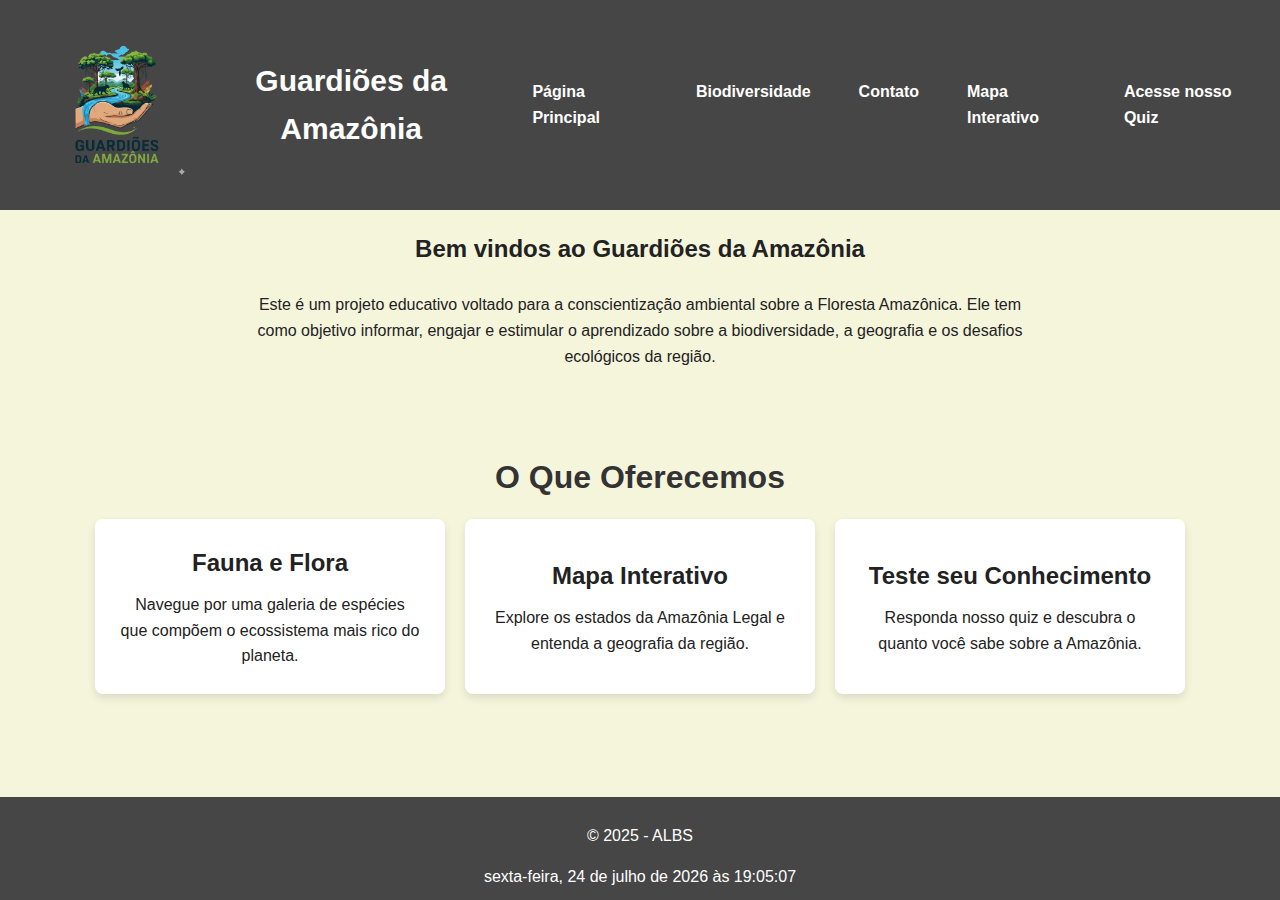
<file: Main/Index.html>
<!DOCTYPE html>
<html lang="pt-BR">

<head>
    <meta charset="UTF-8">
    <meta name="viewport" content="width=device-width, initial-scale=1.0">
    <link rel="stylesheet" href="./css/style.css">
    <title>Guardiões da Amazônia</title>
</head>

<body>
    <header>
        <div class="logo">
            <img src="./img/logo.png" height="150" alt="logotipo do projeto">
            <h1><a href="Index.html">Guardiões da Amazônia</a></h1>
        </div>
        
        
        <nav class="botoes">
            <button class="hamburger" id="hamburger-menu" aria-label="Abrir menu">
                <span class="hamburger-bar"></span>
                <span class="hamburger-bar"></span>
                <span class="hamburger-bar"></span>
            </button>
            <ul id="nav-links">
                <li><a href="Index.html">Página Principal</a></li>
                <li><a href="./pages/biodiversidade.html">Biodiversidade</a></li>
                <li><a href="./pages/participe.html">Contato</a></li>
                <li><a href="./pages/mapa.html">Mapa Interativo</a></li>
                <li><a href="./pages/quiz.html">Acesse nosso Quiz</a></li>
            </ul>
        </nav>
    </header>
    <main>
        <section>
            <h2 class="titulo-pagina">Bem vindos ao Guardiões da Amazônia</h2>
            <p class="paragrafo-pagina">Este é um projeto educativo voltado para a conscientização ambiental
                sobre a Floresta Amazônica. Ele tem como objetivo informar, engajar e estimular o aprendizado sobre a
                biodiversidade, a geografia e os desafios ecológicos da região.</p>
        </section>

        <section class="highlights">
        <div class="container">
          <h2 class="section__title">O Que Oferecemos</h2>
          <div class="highlights__card-container">
            <a href="./pages/biodiversidade.html" class="card">
              <h3 class="card__title">Fauna e Flora</h3>
              <p class="card__description">
                Navegue por uma galeria de espécies que compõem o ecossistema
                mais rico do planeta.
              </p>
            </a>
            <a href="./pages/mapa.html" class="card">
              <h3 class="card__title">Mapa Interativo</h3>
              <p class="card__description">
                Explore os estados da Amazônia Legal e entenda a geografia da
                região.
              </p>
            </a>
            <a href="./pages/quiz.html" class="card">
              <h3 class="card__title">Teste seu Conhecimento</h3>
              <p class="card__description">
                Responda nosso quiz e descubra o quanto você sabe sobre a
                Amazônia.
              </p>
            </a>
          </div>
        </div>
      </section>

    </main>
    <footer>
        <p>&copy; 2025 - ALBS</p>
        <div id="datetime"></div>
    </footer>

    <script src="./js/quiz.js"></script>

</body>

</html>
</file>
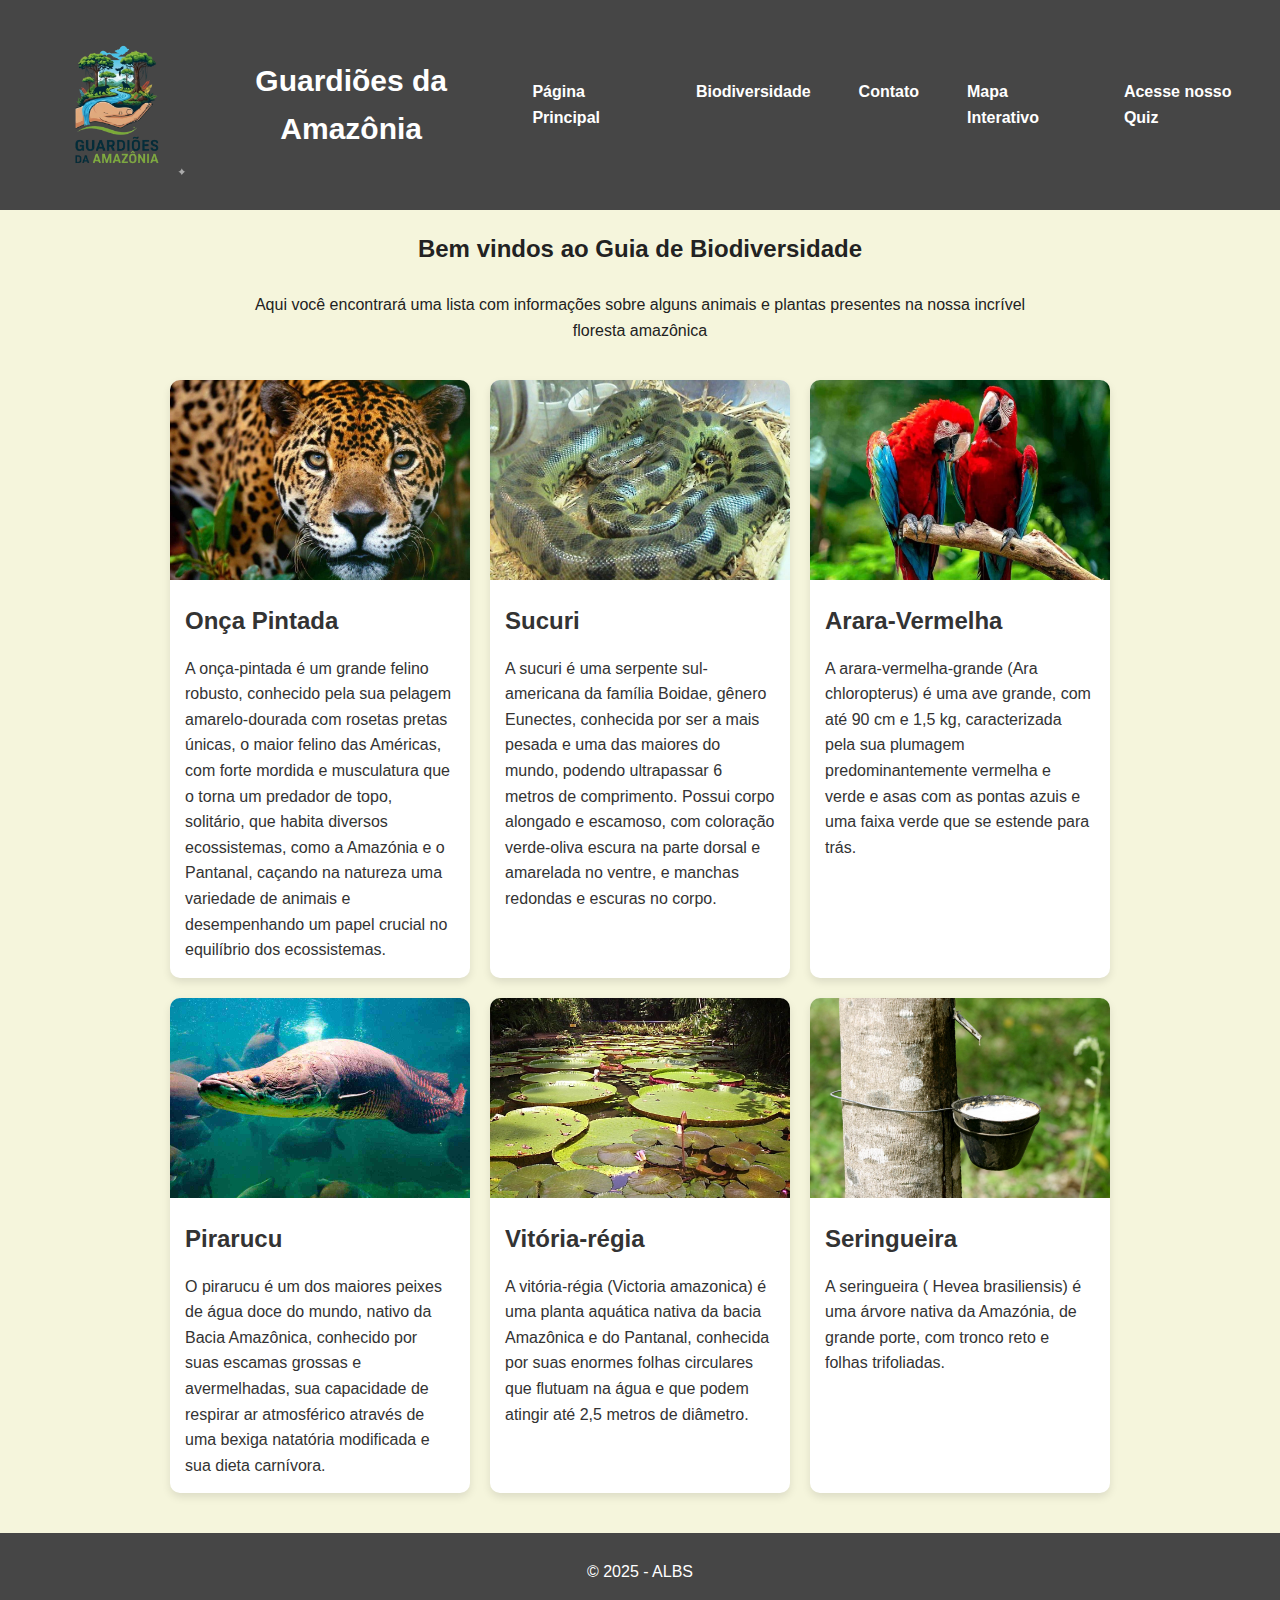
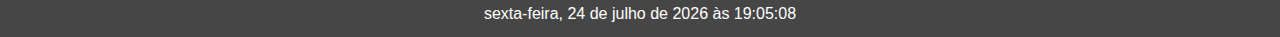
<file: Main/pages/biodiversidade.html>
<!DOCTYPE html>
<html lang="pt-BR">

<head>
    <meta charset="UTF-8">
    <meta name="viewport" content="width=device-width, initial-scale=1.0">
    <link rel="stylesheet" href="../css/style.css">
    <title>Guardiões da Amazônia</title>
</head>

<body>
    <header>
        <div class="logo">
            <img src="../img/logo.png" height="150" alt="logotipo do projeto">
            <h1><a href="../Index.html">Guardiões da Amazônia</a></h1>
        </div>
        <nav class="botoes">
            <button class="hamburger" id="hamburger-menu" aria-label="Abrir menu">
                <span class="hamburger-bar"></span>
                <span class="hamburger-bar"></span>
                <span class="hamburger-bar"></span>
            </button>
            <ul id="nav-links">
                <li><a href="../Index.html">Página Principal</a></li>
                <li><a href="./biodiversidade.html">Biodiversidade</a></li>
                <li><a href="./participe.html">Contato</a></li>
                <li><a href="./mapa.html">Mapa Interativo</a></li>
                <li><a href="./quiz.html">Acesse nosso Quiz</a></li>
            </ul>
        </nav>
    </header>
    <main>
        <section>
            <h2 class="titulo-pagina">Bem vindos ao Guia de Biodiversidade</h2>
            <p class="paragrafo-pagina">Aqui você encontrará uma lista com informações sobre alguns animais e plantas presentes na nossa incrível
                floresta
                amazônica</p>
            <div class="cartas-main">
                <article class="carta">

                    <img class="carta-imagem" src="../img/onça-pintada.jpg" height="300" alt="imagem de uma onça pintada">
                    <h2 class="carta-titulo">Onça Pintada</h2>
                    <div>
                        <p class="carta-paragrafo"> A onça-pintada é um grande felino robusto, conhecido pela sua pelagem amarelo-dourada com
                            rosetas pretas únicas, o maior felino das Américas, com forte mordida e musculatura que o
                            torna
                            um predador de topo, solitário, que habita diversos ecossistemas, como a Amazónia e o
                            Pantanal,
                            caçando na natureza uma variedade de animais e desempenhando um papel crucial no equilíbrio
                            dos
                            ecossistemas.
                        </p>
                    </div>
                </article>

                <article class="carta">
                    <img class="carta-imagem" src="../img/sucuri.jpg" height="300" alt="imagem de uma sucuri">
                    <h2 class="carta-titulo">Sucuri</h2>
                    <div>
                        <p class="carta-paragrafo"> A sucuri é uma serpente sul-americana da família Boidae, gênero Eunectes, conhecida por ser
                            a
                            mais pesada e uma das maiores do mundo, podendo ultrapassar 6 metros de comprimento. Possui
                            corpo alongado e escamoso, com coloração verde-oliva escura na parte dorsal e amarelada no
                            ventre, e manchas redondas e escuras no corpo.
                        </p>
                    </div>

                </article>

                <article class="carta">
                    <img class="carta-imagem" src="../img/arara-vermelha.jpg" height="300" alt="imagem de araras-vermelhas">
                    <h2 class="carta-titulo">Arara-Vermelha</h2>
                    <div>
                        <p class="carta-paragrafo"> A arara-vermelha-grande (Ara chloropterus) é uma ave grande, com até 90 cm e 1,5 kg,
                            caracterizada pela sua plumagem predominantemente vermelha e verde e asas com as pontas
                            azuis e
                            uma faixa verde que se estende para trás.
                        </p>
                    </div>
                </article>

                <article class="carta">
                    <img class="carta-imagem" src="../img/pirarucu.jpg" height="300" alt="imagem de um pirarucu">
                    <h2 class="carta-titulo">Pirarucu</h2>
                    <div>
                        <p class="carta-paragrafo"> O pirarucu é um dos maiores peixes de água doce do mundo, nativo da Bacia Amazônica,
                            conhecido
                            por suas escamas grossas e avermelhadas, sua capacidade de respirar ar atmosférico através
                            de
                            uma bexiga natatória modificada e sua dieta carnívora.
                        </p>
                    </div>
                </article>

                <article class="carta">
                    <img class="carta-imagem" src="../img/vitregias.jpg" height="300" alt="imagem de vitórias-régias">
                    <h2 class="carta-titulo">Vitória-régia</h2>
                    <div>
                        <p class="carta-paragrafo"> A vitória-régia
                            (Victoria amazonica) é uma planta aquática nativa da bacia Amazônica e do Pantanal,
                            conhecida por suas enormes folhas circulares que flutuam na água e que podem atingir até 2,5
                            metros de diâmetro.
                        </p>
                    </div>
                </article>

                <article class="carta">
                    <img class="carta-imagem" src="../img/seringueira.jpg" height="300" alt="imagem de uma seringueira">
                    <h2 class="carta-titulo">Seringueira</h2>
                    <div>
                        <p class="carta-paragrafo"> A seringueira (
                            Hevea brasiliensis) é uma árvore nativa da Amazónia, de grande porte, com tronco reto e
                            folhas trifoliadas.
                        </p>
                    </div>
                </article>
            </div>

        </section>
    </main>
    <footer>
        <p>&copy; 2025 - ALBS</p>
        <div id="datetime"></div>
    </footer>

    <script src="../js/quiz.js"></script>
</body>

</html>
</file>
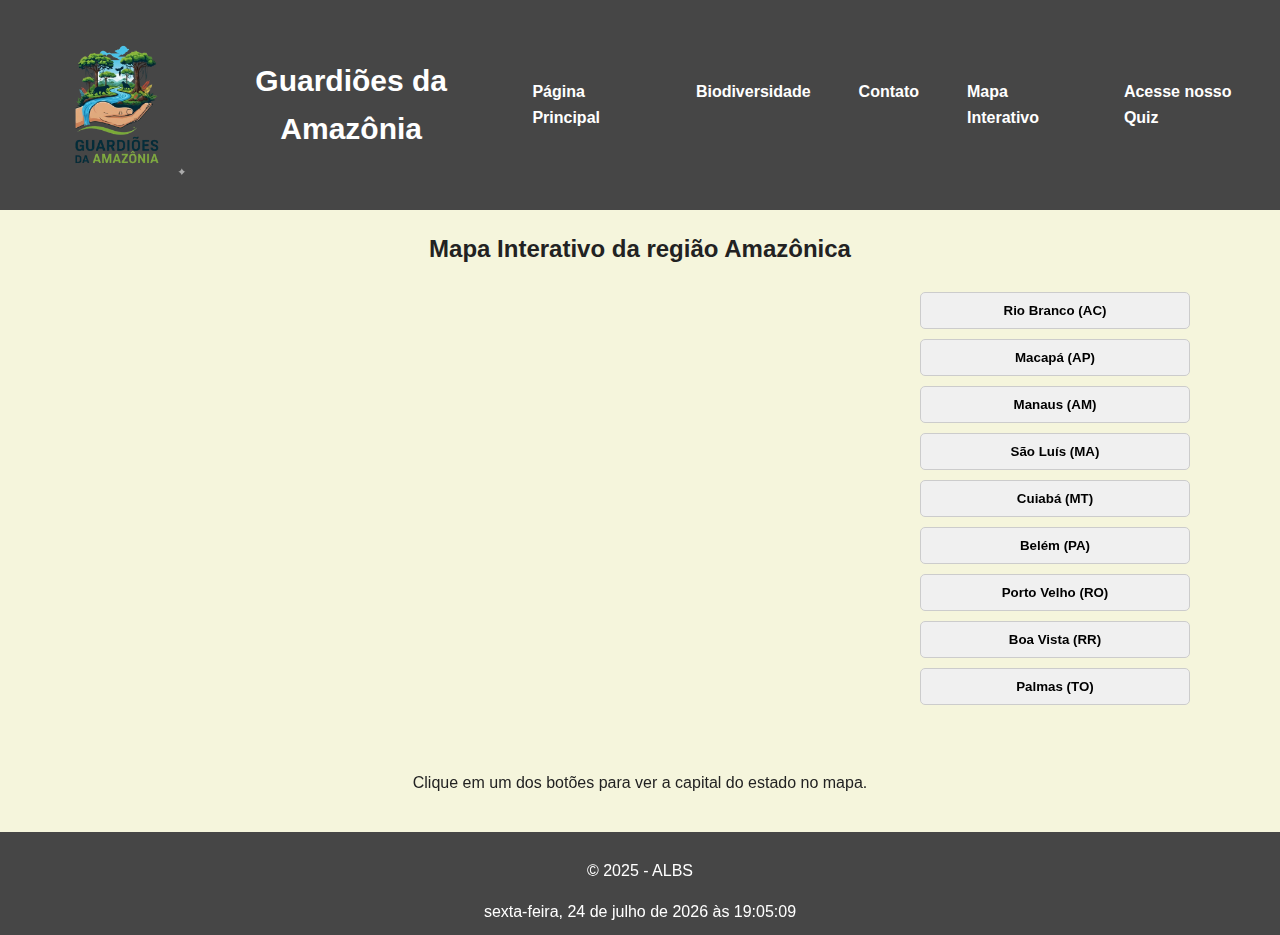
<file: Main/pages/mapa.html>
<!DOCTYPE html>
<html lang="pt-BR">
<head>
    <meta charset="UTF-8">
    <meta name="viewport" content="width=device-width, initial-scale=1.0">
    <link rel="stylesheet" href="../css/style.css">
    <title>Guardiões da Amazônia</title>
</head>
<body>
    <header>
        <div class="logo">
            <img src="../img/logo.png" height="150" alt="logotipo do projeto">
            <h1><a href="../Index.html">Guardiões da Amazônia</a></h1>
        </div>
        <nav class="botoes">
            <button class="hamburger" id="hamburger-menu" aria-label="Abrir menu">
                <span class="hamburger-bar"></span>
                <span class="hamburger-bar"></span>
                <span class="hamburger-bar"></span>
            </button>
            <ul id="nav-links">
                <li><a href="../Index.html">Página Principal</a></li>
                <li><a href="./biodiversidade.html">Biodiversidade</a></li>
                <li><a href="./participe.html">Contato</a></li>
                <li><a href="./mapa.html">Mapa Interativo</a></li>
                <li><a href="./quiz.html">Acesse nosso Quiz</a></li>
            </ul>
        </nav>
    </header>
    <main>
        <section>
            <h2 class="titulo-pagina">Mapa Interativo da região Amazônica</h2>
        </section>
        <section class="mapa-container">
            <div class="mapa-wrapper">
                <iframe id="mapaFrame"
                    src="https://www.google.com/maps/embed?pb=!1m18!1m12!1m3!1d8160930.979571141!2d-71.96924032622893!3d-2.8655090778008097!2m3!1f0!2f0!3f0!3m2!1i1024!2i768!4f13.1!3m3!1m2!1s0x91e8605342744385%3A0x3d3c6dc1394a7fc7!2zQW1hesO0bmlh!5e0!3m2!1spt-BR!2sbr!4v1756942242136!5m2!1spt-BR!2sbr"
                    style="border:0;" allowfullscreen="" loading="lazy"
                    referrerpolicy="no-referrer-when-downgrade">
                </iframe>
            </div>
            <div class="mapa-botoes">
                <button data-estado="acre">Rio Branco (AC)</button>
                <button data-estado="amapa">Macapá (AP)</button>
                <button data-estado="amazonas">Manaus (AM)</button>
                <button data-estado="maranhao">São Luís (MA)</button>
                <button data-estado="matogrosso">Cuiabá (MT)</button>
                <button data-estado="para">Belém (PA)</button>
                <button data-estado="rondonia">Porto Velho (RO)</button>
                <button data-estado="roraima">Boa Vista (RR)</button>
                <button data-estado="tocantins">Palmas (TO)</button>
            </div>
        </section>
        <p class="paragrafo-pagina">Clique em um dos botões para ver a capital do estado no mapa.</p>
    </main>
    <footer>
        <p>&copy; 2025 - ALBS</p>
        <div id="datetime"></div>
    </footer>
    
    <script src="../js/quiz.js"></script>
</body>
</html>
</file>
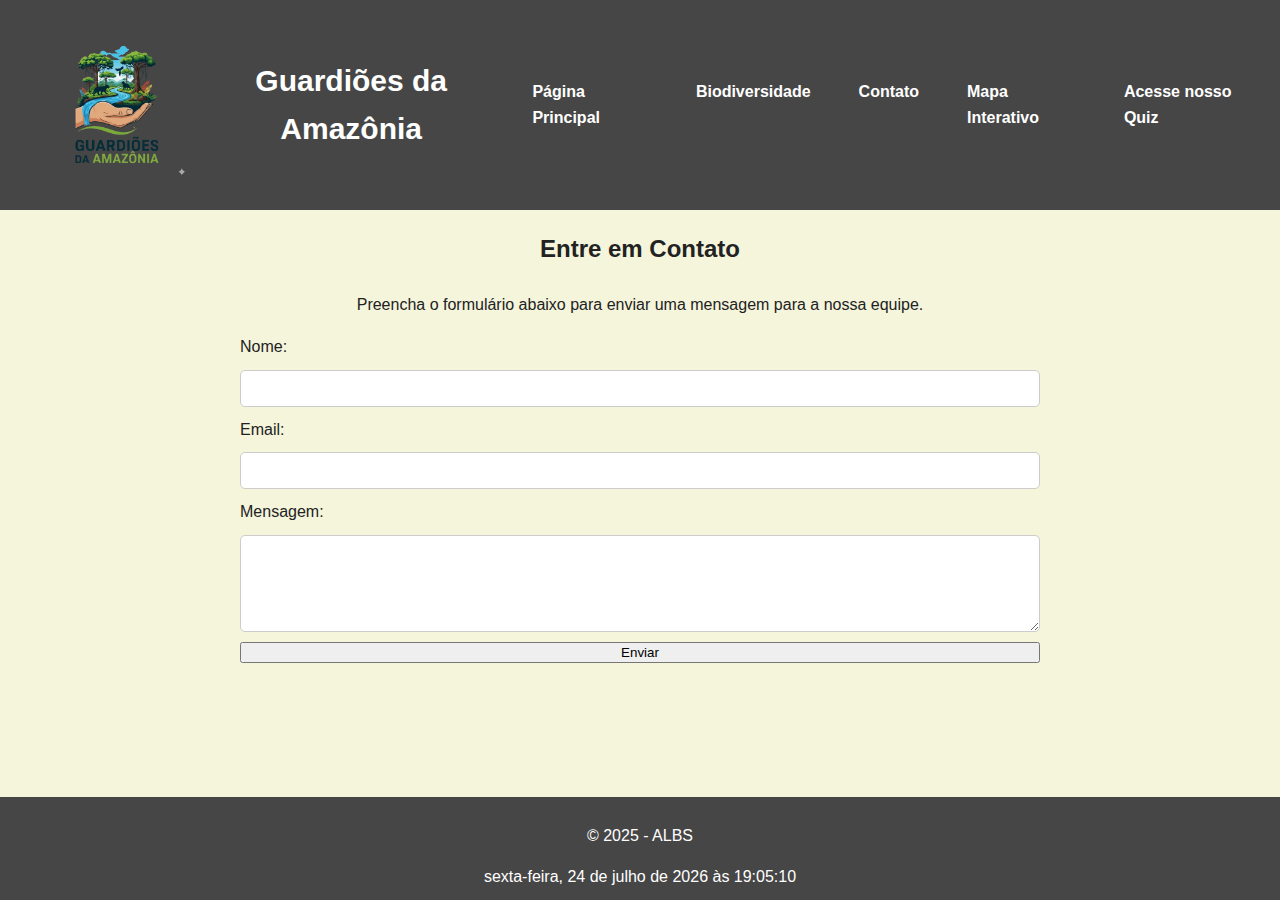
<file: Main/pages/participe.html>
<!DOCTYPE html>
<html lang="pt-BR">
<head>
    <meta charset="UTF-8">
    <meta name="viewport" content="width=device-width, initial-scale=1.0">
    <link rel="stylesheet" href="../css/style.css">
    <title>Guardiões da Amazônia</title>
</head>
<body>
    <header>
        <div class="logo">
            <img src="../img/logo.png" height="150" alt="logotipo do projeto">
            <h1><a href="../Index.html">Guardiões da Amazônia</a></h1>
        </div>
        <nav class="botoes">
            <button class="hamburger" id="hamburger-menu" aria-label="Abrir menu">
                <span class="hamburger-bar"></span>
                <span class="hamburger-bar"></span>
                <span class="hamburger-bar"></span>
            </button>
            <ul id="nav-links">
                <li><a href="../Index.html">Página Principal</a></li>
                <li><a href="./biodiversidade.html">Biodiversidade</a></li>
                <li><a href="./participe.html">Contato</a></li>
                <li><a href="./mapa.html">Mapa Interativo</a></li>
                <li><a href="./quiz.html">Acesse nosso Quiz</a></li>
            </ul>
        </nav>
    </header>
    <main>
        <section id="contato">
            <h2 class="titulo-pagina">Entre em Contato</h2>
            <p class="paragrafo-pagina">Preencha o formulário abaixo para enviar uma mensagem para a nossa equipe.</p>
            
            <form id="contact-form">
                <label for="nome">Nome:</label>
                <input type="text" id="nome" name="nome" required>
                
                <label for="email">Email:</label>
                <input type="email" id="email" name="email" required>
                
                <label for="mensagem">Mensagem:</label>
                <textarea id="mensagem" name="mensagem" rows="5" required></textarea>
                
                <button type="submit">Enviar</button>
            </form>
        </section>
    </main>
    <footer>
        <p>&copy; 2025 - ALBS</p>
        <div id="datetime"></div>
    </footer>

    <script src="../js/quiz.js"></script>
</body>
</html>
</file>
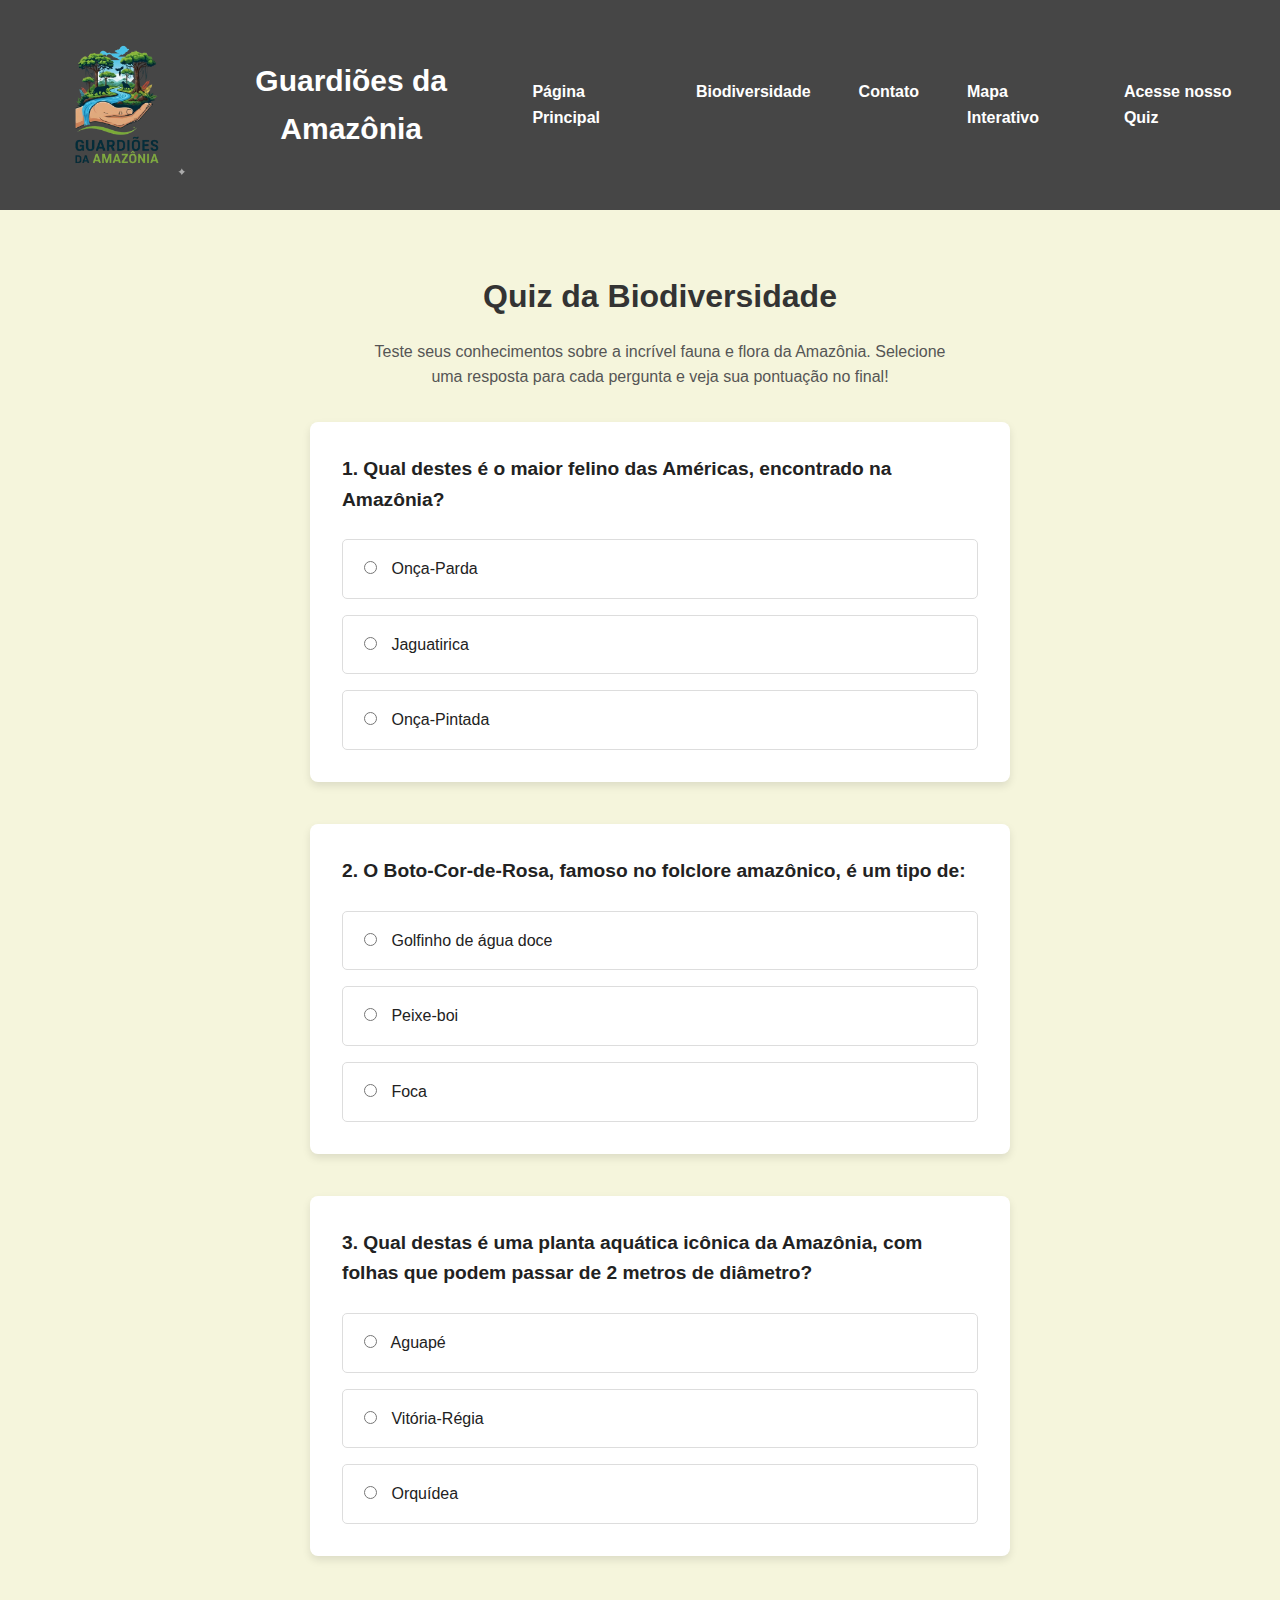
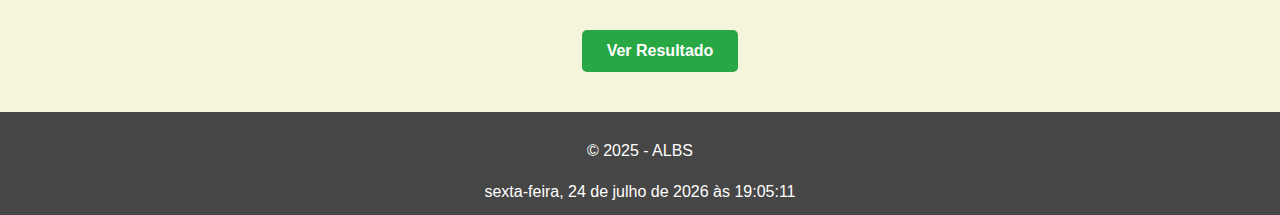
<file: Main/pages/quiz.html>
<!DOCTYPE html>
<html lang="pt-BR">
<head>
    <meta charset="UTF-8">
    <meta name="viewport" content="width=device-width, initial-scale=1.0">
    <link rel="stylesheet" href="../css/style.css">
    <title>Guardiões da Amazônia</title>
</head>
<body>
   <header>
        <div class="logo">
            <img src="../img/logo.png" height="150" alt="logotipo do projeto">
            <h1><a href="../Index.html">Guardiões da Amazônia</a></h1>
        </div>
        <nav class="botoes">
            <button class="hamburger" id="hamburger-menu" aria-label="Abrir menu">
                <span class="hamburger-bar"></span>
                <span class="hamburger-bar"></span>
                <span class="hamburger-bar"></span>
            </button>
            <ul id="nav-links">
                <li><a href="../Index.html">Página Principal</a></li>
                <li><a href="./biodiversidade.html">Biodiversidade</a></li>
                <li><a href="./participe.html">Contato</a></li>
                <li><a href="./mapa.html">Mapa Interativo</a></li>
                <li><a href="./quiz.html">Acesse nosso Quiz</a></li>
            </ul>
        </nav>
    </header>
    <main>
         <section class="container">
        <h1 class="section__title">Quiz da Biodiversidade</h1>
        <p class="page-subtitle">
          Teste seus conhecimentos sobre a incrível fauna e flora da Amazônia.
          Selecione uma resposta para cada pergunta e veja sua pontuação no
          final!
        </p>

        <form id="quiz-form" class="quiz-form">
          <div class="question-block">
            <p class="question-text">
              1. Qual destes é o maior felino das Américas, encontrado na
              Amazônia?
            </p>
            <div class="options-group">
              <label
                ><input type="radio" name="q1" value="a" /> Onça-Parda</label
              >
              <label
                ><input type="radio" name="q1" value="b" /> Jaguatirica</label
              >
              <label
                ><input type="radio" name="q1" value="c" /> Onça-Pintada</label
              >
            </div>
          </div>

          <div class="question-block">
            <p class="question-text">
              2. O Boto-Cor-de-Rosa, famoso no folclore amazônico, é um tipo de:
            </p>
            <div class="options-group">
              <label
                ><input type="radio" name="q2" value="a" /> Golfinho de água
                doce</label
              >
              <label
                ><input type="radio" name="q2" value="b" /> Peixe-boi</label
              >
              <label><input type="radio" name="q2" value="c" /> Foca</label>
            </div>
          </div>

          <div class="question-block">
            <p class="question-text">
              3. Qual destas é uma planta aquática icônica da Amazônia, com
              folhas que podem passar de 2 metros de diâmetro?
            </p>
            <div class="options-group">
              <label><input type="radio" name="q3" value="a" /> Aguapé</label>
              <label
                ><input type="radio" name="q3" value="b" /> Vitória-Régia</label
              >
              <label><input type="radio" name="q3" value="c" /> Orquídea</label>
            </div>
          </div>

          <button type="submit" class="button button--primary">
            Ver Resultado
          </button>
        </form>

        <div id="quiz-result" class="quiz-result"></div>
      </section>
    </main>
    <footer>
        <p>&copy; 2025 - ALBS</p>
        <div id="datetime"></div>
    </footer>

    <script src="../js/quiz.js"></script>
</body>
</html>
</file>
<file: Main/css/style.css>
body{
    font-family: Arial, Helvetica, sans-serif;
    background-color: beige;
    color: #222;
    margin: 0;
    line-height: 1.6;
    display: flex;
    flex-direction: column;
    min-height: 100vh;
}

header {
    background-color: #464646;
    color: white;
    padding: 10px 20px;
    display: flex;
    align-items: center;
    justify-content: space-between;
    
}



.logo{
    display: flex;
    align-items: center;
    justify-content: center;
    text-align: center;
    font-size: 15px;
    padding: 20px;
}

.logo a{
    color: white;
    text-decoration: none;
    font-weight: bold;
}

.logo a:hover{
    color: #a9a9a9;
}


header h1 {
    margin: 0;
}

main {
    flex: 1; 
    padding: 20px;
}

.titulo-pagina,
.paragrafo-pagina {
    max-width: 800px;
    text-align: center;
    margin: 0 auto 1em; 
}
footer{
    background-color: #464646;
    color: white;
    text-align: center;
    padding: 10px;
}

.botoes ul{
    list-style: none;
    display: flex;
    gap: 3rem;
    
}


    
    


.botoes a {
    color: white;
    text-decoration: none;
    font-weight: bold;
}

.botoes a:hover {
    color: #a9a9a9; 
}

form {
    display: flex;
    flex-direction: column;
    gap: 10px;
    max-width: 800px;
    margin: 0 auto;
}

form input, form textarea {
    padding: 10px;
    border: 1px solid #ccc;
    border-radius: 5px;
}

.cartas-main{
    display: flex;
    flex-wrap: wrap;
    gap: 20px;
    justify-content: center;
    padding: 20px;
    font-family: sans-serif;
    max-width: auto;
    margin: 0 auto;
}

.carta{
    width: 300px;
    background-color: #ffffff;
    border-radius: 10px;
    box-shadow: 0 4px 8px rgba(0, 0, 0, 0.1);
    overflow: hidden;
    transition: transform 0.2s;
}

.carta:hover{
    transform: translateY(-5px);
    box-shadow: 0 8px 16px rgba(0, 0, 0, 0.2);
}

.carta-imagem{
    width: 100%;
    height: 200px;
    object-fit: cover;
}

.carta-titulo{
    font-size: 1.5rem;
    margin: 15px;
    color: #333;
}

.carta-paragrafo{
    font-size: 1rem;
    margin: 15px;
    color: #333;
}

.section__title {
    text-align: center;
    font-size: 2rem;
    margin-bottom: 1rem;
    color: #333;
}

.highlights__card-container {
    display: flex;
    justify-content: center;
    gap: 20px;
    flex-wrap: wrap;
}

.card {
    background-color: #ffffff;
    border-radius: 8px;
    box-shadow: 0 4px 8px rgba(0, 0, 0, 0.1);
    padding: 25px;
    width: 300px;
    text-decoration: none;
    color: #222;
    transition: transform 0.3s ease, box-shadow 0.3s ease;
    display: flex;
    flex-direction: column;
    justify-content: center;
    text-align: center;
}

.card:hover {
    transform: translateY(-10px);
    box-shadow: 0 8px 16px rgba(0, 0, 0, 0.2);
}

.card__title {
    font-size: 1.5em;
    margin: 0 0 10px 0;
}

.card__description {
    font-size: 1em;
    margin: 0;
}

.highlights{
    display: flex;
    flex-wrap: wrap;
    gap: 20px;
    justify-content: center;
    padding: 20px;
    font-family: sans-serif;
    max-width: auto;
    margin: 0 auto;
}

.container {
  width: 100%;
  max-width: auto;
  margin: 0 auto;
  padding: 20px;
}

.mapa {
    max-width: 800px;
    text-align: center;
    justify-content: center;
    margin: 0 auto 1em; 
}

.mapa-container {
    display: flex;
    justify-content: center;
    align-items: flex-start;
    gap: 20px;
    flex-wrap: wrap;
    max-width: 1100px;
    margin: 20px auto;
    padding: 0 20px;
}

.mapa-wrapper {
    flex: 3;
    min-width: 300px;
}

.mapa-wrapper iframe {
    width: 100%;
    height: 450px;
}

.mapa-botoes {
    flex: 1;
    display: flex;
    flex-direction: column;
    gap: 10px;
}

.mapa-botoes button {
    padding: 10px 15px;
    border: 1px solid #ccc;
    border-radius: 5px;
    background-color: #f0f0f0;
    cursor: pointer;
    font-weight: bold;
    transition: background-color 0.2s;
}

.mapa-botoes button:hover {
    background-color: #e0e0e0;
}

.page-subtitle {
    text-align: center;
    max-width: 600px;
    margin: 0 auto 2rem;
    color: #555;
}

.quiz-form {
    max-width: 700px;
    margin: 0 auto;
}

.question-block {
    background-color: #ffffff;
    padding: 2rem;
    border-radius: 8px;
    box-shadow: 0 4px 8px rgba(0, 0, 0, 0.1);
    margin-bottom: 2rem;
}

.question-text {
    font-weight: bold;
    font-size: 1.2rem;
    margin: 0 0 1.5rem 0;
}

.options-group {
    display: flex;
    flex-direction: column;
    gap: 1rem;
}

.options-group label {
    display: block;
    padding: 1rem;
    border: 1px solid #ddd;
    border-radius: 5px;
    cursor: pointer;
    transition: background-color 0.2s, border-color 0.2s;
}

.options-group label:hover {
    background-color: #f1f9ff;
    border-color: #007bff;
}

.options-group input[type="radio"] {
    margin-right: 10px;
}

.button--primary {
    display: block;
    width: fit-content;
    margin: 2rem auto 0;
    padding: 12px 25px;
    font-size: 1rem;
    font-weight: bold;
    color: #fff;
    background-color: #28a745; 
    border: none;
    border-radius: 5px;
    cursor: pointer;
    transition: background-color 0.2s;
    text-decoration: none;
}

.button--primary:hover {
    background-color: #218838;
}

.quiz-result {
    display: none; 
    margin-top: 2rem;
    padding: 1.5rem;
    text-align: center;
    font-size: 1.2rem;
    font-weight: bold;
    border-radius: 8px;
    background-color: #e2f0d9;
    color: #3a5a40;
    border: 1px solid #a3b899;
}

.botoes ul{
    list-style: none;
    display: flex;
    margin: 0;
    padding: 0;
    gap: 3rem;
    
}

.hamburger {
    display: none;
    cursor: pointer;
    background: transparent;
    border: none;
    padding: 10px;
    z-index: 1000;
}

    
    
.hamburger-bar {
    display: block;
    width: 25px;
    height: 3px;
    margin: 5px 0;
    background-color: white;
    transition: all 0.3s ease-in-out;
}

.botoes a {
    color: white;
}
@media (max-width: 768px) {
    .botoes ul {
        display: none;
        flex-direction: column;
        position: absolute;
        top: 170px; 
        left: 0;
        background-color: #464646;
        width: 100%;
        padding: 10px 0;
        gap: 0;
    }

    .botoes ul.active {
        display: flex;
    }

    .botoes ul li {
        margin: 10px 0;
        text-align: center;
    }

    .hamburger {
        display: block;
    }

    .hamburger.active .hamburger-bar:nth-child(1) {
        transform: translateY(8px) rotate(45deg);
    }
    .hamburger.active .hamburger-bar:nth-child(2) {
        opacity: 0;
    }
    .hamburger.active .hamburger-bar:nth-child(3) {
        transform: translateY(-8px) rotate(-45deg);
    }

    .mapa-container {
        flex-direction: column;
        align-items: center;
    }

    .mapa-botoes {
        flex-direction: row;
        flex-wrap: wrap;
        justify-content: center;
        width: 100%;
        max-width: 600px;
    }
    
}
</file>
